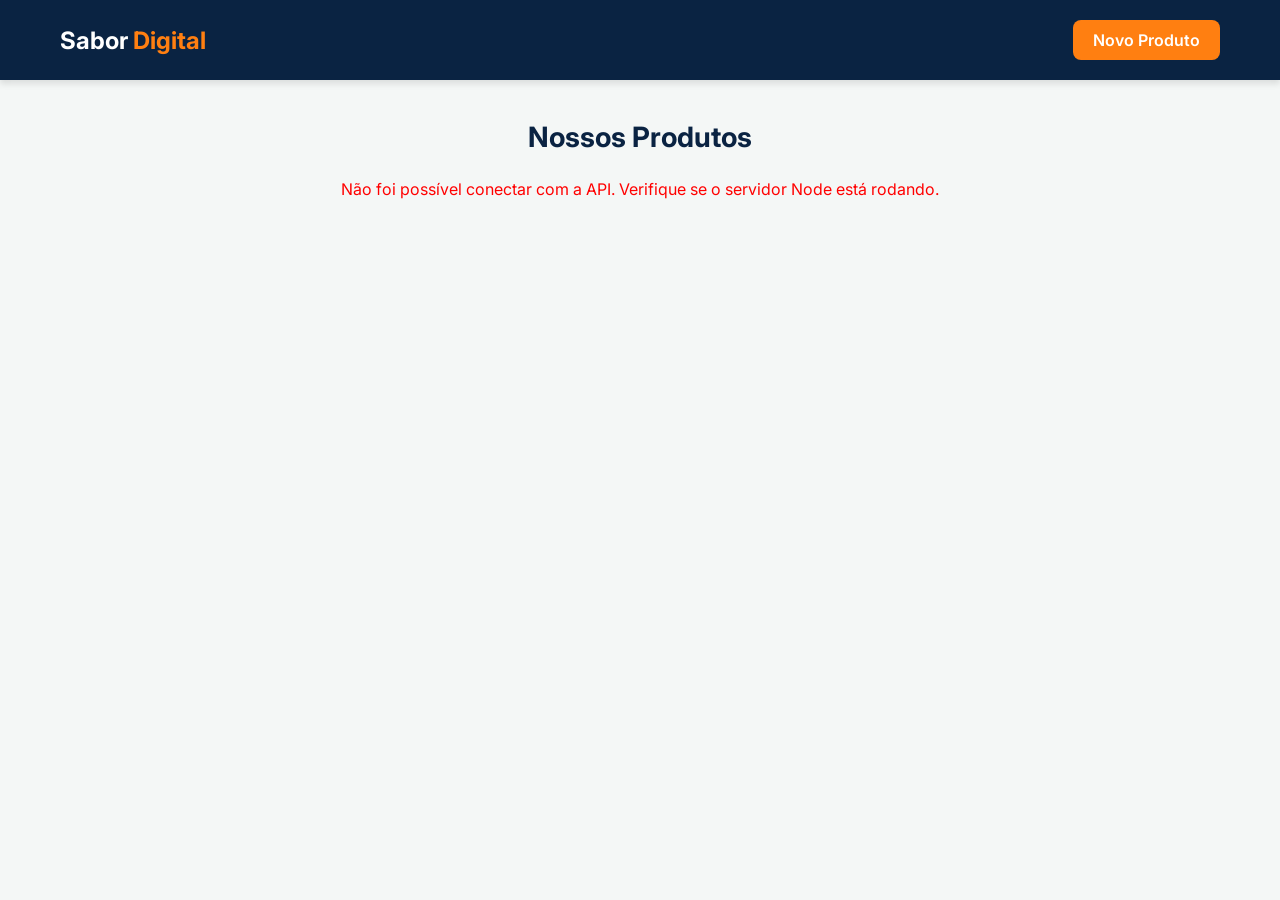
<file: frontend/index.html>
<!DOCTYPE html>
<html lang="pt-BR">
<head>
    <meta charset="UTF-8">
    <!-- Configuração para tornar a tela responsiva em dispositivos móveis -->
    <meta name="viewport" content="width=device-width, initial-scale=1.0">
    <title>Sabor Digital - Administração</title>
    
    <!-- Importação da folha de estilos CSS criada -->
    <link rel="stylesheet" href="style.css">
    
    <!-- Importação da fonte moderna 'Inter' direto do Google Fonts -->
    <link href="https://fonts.googleapis.com/css2?family=Inter:wght@300;400;600;700&display=swap" rel="stylesheet">
</head>
<body>
    <!-- Cabeçalho Principal (Navbar) -->
    <header class="navbar">
        <div class="container">
            <h1>Sabor <span>Digital</span></h1>
            <!-- Botão que abrirá o modal para inserir um novo produto -->
            <button id="btn-novo-produto" class="btn primary">Novo Produto</button>
        </div>
    </header>

    <!-- Conteúdo principal da página -->
    <main class="container">
        <!-- Seção da Grade de Produtos -->
        <section class="products-section">
            <h2>Nossos Produtos</h2>
            
            <!-- Esta 'div' vazia será preenchida pelo JavaScript com os cards que vêm do Banco de Dados -->
            <div id="products-grid" class="grid">
                <!-- Produtos serão renderizados aqui pelo JS -->
            </div>
        </section>
    </main>

    <!-- Modal Form (A Janela Pop-up flutuante) -->
    <!-- Começa com a classe 'hidden' para não aparecer até clicarmos no botão -->
    <div id="modal" class="modal hidden">
        <div class="modal-content">
            <!-- Botão 'X' de fechar a janela -->
            <span class="close-btn">&times;</span>
            
            <!-- Título do Modal que vai mudar para "Editar Produto" dependendo da ação -->
            <h2 id="modal-title">Cadastrar Produto</h2>
            
            <!-- O Formulário de cadastro/edição -->
            <form id="product-form">
                <!-- ID escondido (usado apenas na edição para saber qual produto atualizar) -->
                <input type="hidden" id="produto-id">
                
                <div class="form-group">
                    <label for="nome">Nome</label>
                    <input type="text" id="nome" required>
                </div>
                
                <div class="form-group">
                    <label for="descricao">Descrição</label>
                    <textarea id="descricao" required></textarea>
                </div>
                
                <div class="form-group">
                    <label for="preco">Preço (R$)</label>
                    <!-- Campo numérico com precisão decimal (aceita centavos) -->
                    <input type="number" step="0.01" id="preco" required>
                </div>
                
                <div class="form-group">
                    <label for="categoria">Categoria</label>
                    <input type="text" id="categoria">
                </div>
                
                <div class="form-group">
                    <label for="imagem">Imagem</label>
                    <!-- Campo para fazer upload (accept restringe para mostrar apenas imagens) -->
                    <input type="file" id="imagem" accept="image/jpeg, image/png, image/jpg">
                </div>
                
                <div class="form-group checkbox-group">
                    <input type="checkbox" id="disponivel" checked>
                    <label for="disponivel">Disponível</label>
                </div>
                
                <!-- Botão que aciona o evento 'submit' do formulário -->
                <button type="submit" class="btn secondary">Salvar</button>
            </form>
        </div>
    </div>

    <!-- Importação do arquivo de lógica JavaScript -->
    <!-- O script deve estar no final do body para carregar depois que os elementos HTML existirem -->
    <script src="app.js"></script>
</body>
</html>
</file>
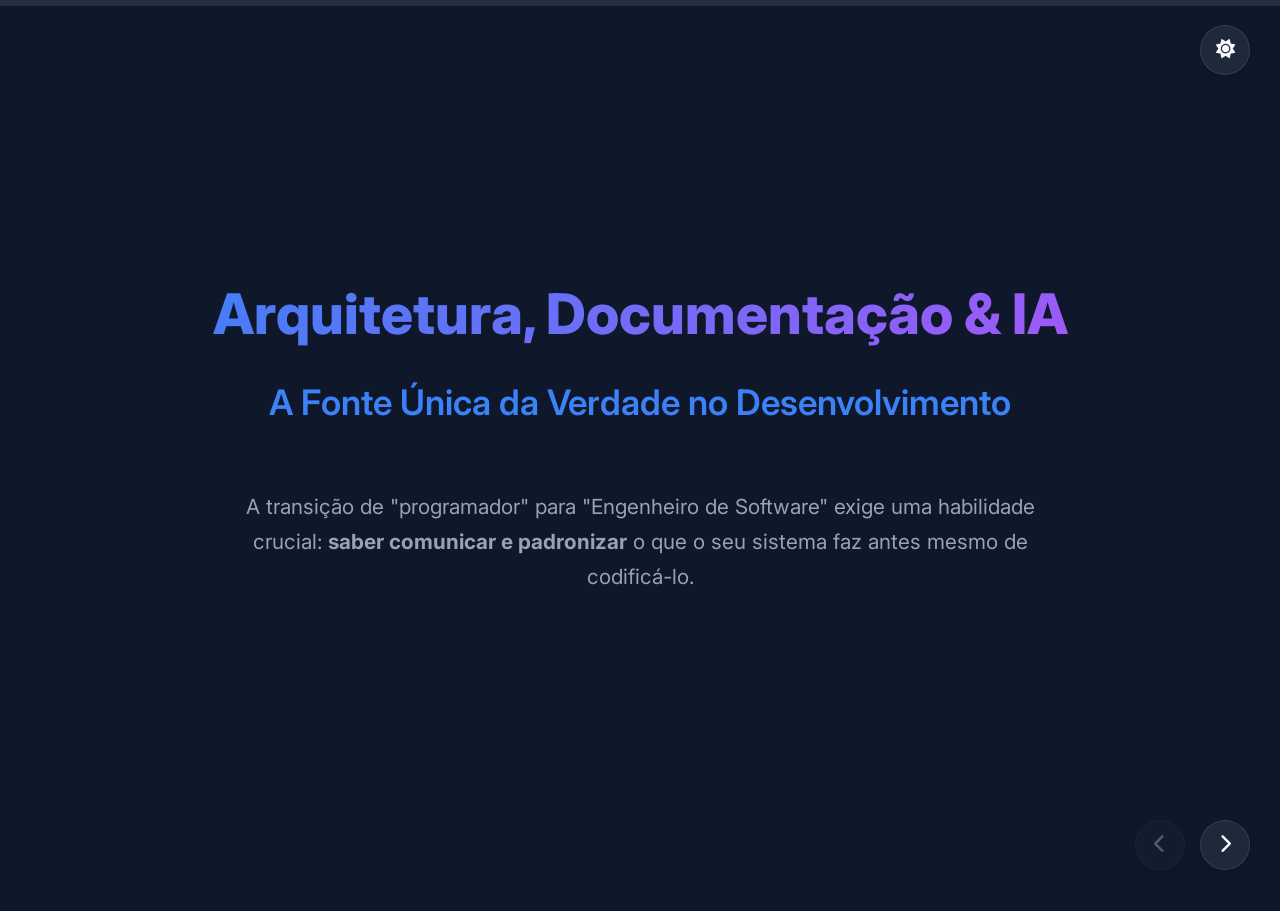
<file: tutoriais/apresentacao_doc.html>
<!doctype html>
<html lang="pt-BR" data-theme="dark">
  <head>
    <meta charset="UTF-8" />
    <meta name="viewport" content="width=device-width, initial-scale=1.0" />
    <title>Masterclass: Documentação de APIs Profissionais e IA</title>
    <link
      href="https://fonts.googleapis.com/css2?family=Inter:wght@300;400;500;600;800&display=swap"
      rel="stylesheet"
    />
    <link
      rel="stylesheet"
      href="https://cdnjs.cloudflare.com/ajax/libs/font-awesome/6.4.0/css/all.min.css"
    />
    <style>
      :root {
        /* Tema Escuro Padrão */
        --bg-main: #0f172a;
        --bg-card: #1e293b;
        --text-main: #f8fafc;
        --text-muted: #94a3b8;
        --accent: #3b82f6;
        --accent-glow: rgba(59, 130, 246, 0.4);
        --success: #10b981;
        --warning: #f59e0b;
        --danger: #ef4444;
        --ai-color: #a855f7;
        --ai-glow: rgba(168, 85, 247, 0.4);
        --code-bg: #334155;
        --border: rgba(255, 255, 255, 0.1);
      }

      [data-theme="light"] {
        /* Tema Claro para Projetor */
        --bg-main: #f8fafc;
        --bg-card: #ffffff;
        --text-main: #0f172a;
        --text-muted: #475569;
        --accent: #2563eb;
        --accent-glow: rgba(37, 99, 235, 0.3);
        --success: #059669;
        --danger: #dc2626;
        --ai-color: #9333ea;
        --ai-glow: rgba(147, 51, 234, 0.3);
        --code-bg: #e2e8f0;
        --border: rgba(0, 0, 0, 0.1);
      }

      * {
        box-sizing: border-box;
        margin: 0;
        padding: 0;
      }

      body {
        font-family: "Inter", sans-serif;
        background-color: var(--bg-main);
        color: var(--text-main);
        overflow: hidden;
        display: flex;
        flex-direction: column;
        height: 100vh;
        transition:
          background-color 0.4s ease,
          color 0.4s ease;
      }

      /* Top Controls (Theme Toggle) */
      .top-controls {
        position: fixed;
        top: 25px;
        right: 30px;
        z-index: 100;
      }

      .btn-theme {
        background: var(--bg-card);
        border: 1px solid var(--border);
        color: var(--text-main);
        width: 50px;
        height: 50px;
        border-radius: 50%;
        cursor: pointer;
        font-size: 1.2rem;
        display: flex;
        align-items: center;
        justify-content: center;
        transition: all 0.3s ease;
        box-shadow: 0 4px 6px rgba(0, 0, 0, 0.1);
      }

      .btn-theme:hover {
        transform: translateY(-2px);
        border-color: var(--accent);
        color: var(--accent);
      }

      /* Nav Controls */
      .controls {
        position: fixed;
        bottom: 30px;
        right: 30px;
        display: flex;
        gap: 15px;
        z-index: 100;
      }

      .btn-nav {
        background: var(--bg-card);
        border: 1px solid var(--border);
        color: var(--text-main);
        width: 50px;
        height: 50px;
        border-radius: 50%;
        cursor: pointer;
        font-size: 1.2rem;
        display: flex;
        align-items: center;
        justify-content: center;
        transition: all 0.3s ease;
        box-shadow: 0 4px 6px rgba(0, 0, 0, 0.1);
      }

      .btn-nav:hover:not(:disabled) {
        background: var(--accent);
        color: #fff;
        box-shadow: 0 0 15px var(--accent-glow);
        transform: translateY(-2px);
        border-color: var(--accent);
      }

      .btn-nav:disabled {
        opacity: 0.3;
        cursor: not-allowed;
      }

      /* Progress Bar */
      .progress-container {
        position: fixed;
        top: 0;
        left: 0;
        width: 100%;
        height: 6px;
        background: var(--border);
        z-index: 1000;
      }

      .progress-bar {
        height: 100%;
        background: var(--accent);
        width: 0%;
        transition: width 0.4s ease;
        box-shadow: 0 0 10px var(--accent-glow);
      }

      /* Slides Container */
      .slides {
        flex: 1;
        position: relative;
        width: 100%;
        height: 100%;
      }

      .slide {
        position: absolute;
        top: 0;
        left: 0;
        width: 100%;
        height: 100%;
        opacity: 0;
        visibility: hidden;
        transition:
          opacity 0.5s ease,
          transform 0.5s ease;
        transform: translateY(20px) scale(0.98);
        display: flex;
        flex-direction: column;
        justify-content: center;
        padding: 5% 10%;
      }

      .slide.active {
        opacity: 1;
        visibility: visible;
        transform: translateY(0) scale(1);
      }

      /* Typography */
      h1 {
        font-size: 3.5rem;
        font-weight: 800;
        margin-bottom: 1.5rem;
        background: linear-gradient(135deg, var(--accent), var(--ai-color));
        -webkit-background-clip: text;
        -webkit-text-fill-color: transparent;
        line-height: 1.2;
        text-align: center;
      }

      h2 {
        font-size: 2.8rem;
        margin-bottom: 2rem;
        color: var(--text-main);
        font-weight: 800;
      }

      .ai-title {
        background: linear-gradient(135deg, var(--ai-color), #ec4899);
        -webkit-background-clip: text;
        -webkit-text-fill-color: transparent;
      }

      p {
        font-size: 1.3rem;
        color: var(--text-muted);
        line-height: 1.7;
        margin-bottom: 1.5rem;
        font-weight: 400;
      }

      /* Formatting */
      code {
        font-family: monospace;
        background-color: var(--code-bg);
        padding: 4px 10px;
        border-radius: 6px;
        font-size: 1.1rem;
        color: var(--accent);
        font-weight: 600;
      }

      ul {
        list-style: none;
        margin-top: 1.5rem;
      }

      li {
        font-size: 1.25rem;
        line-height: 1.6;
        margin-bottom: 1.2rem;
        display: flex;
        align-items: flex-start;
        gap: 20px;
        background: var(--bg-card);
        padding: 20px 25px;
        border-radius: 12px;
        border-left: 5px solid var(--accent);
        border-top: 1px solid var(--border);
        border-right: 1px solid var(--border);
        border-bottom: 1px solid var(--border);
        box-shadow: 0 4px 6px rgba(0, 0, 0, 0.05);
        animation: slideIn 0.5s ease forwards;
        opacity: 0;
        transform: translateX(-20px);
      }

      .slide.active li:nth-child(1) {
        animation-delay: 0.1s;
      }
      .slide.active li:nth-child(2) {
        animation-delay: 0.2s;
      }
      .slide.active li:nth-child(3) {
        animation-delay: 0.3s;
      }
      .slide.active li:nth-child(4) {
        animation-delay: 0.4s;
      }

      @keyframes slideIn {
        to {
          opacity: 1;
          transform: translateX(0);
        }
      }

      li i {
        color: var(--accent);
        font-size: 1.8rem;
        margin-top: 2px;
        width: 30px;
        text-align: center;
      }

      .ai-li {
        border-left-color: var(--ai-color);
      }
      .ai-li i {
        color: var(--ai-color) !important;
      }

      /* Grid System */
      .comparison-grid {
        display: grid;
        grid-template-columns: 1fr 1fr;
        gap: 30px;
        margin-top: 1.5rem;
        align-items: stretch; /* Garante que os cards tenham a mesma altura */
      }

      .card {
        background: var(--bg-card);
        padding: 35px 30px;
        border-radius: 16px;
        border: 1px solid var(--border);
        position: relative;
        overflow: hidden;
        box-shadow: 0 10px 25px rgba(0, 0, 0, 0.05);
        display: flex;
        flex-direction: column;
      }

      .card::before {
        content: "";
        position: absolute;
        top: 0;
        left: 0;
        width: 100%;
        height: 5px;
      }

      .card.bad::before {
        background: var(--danger);
      }
      .card.good::before {
        background: var(--success);
      }
      .card.ai::before {
        background: var(--ai-color);
      }
      .card.accent::before {
        background: var(--accent);
      }

      .card h3 {
        font-size: 1.8rem;
        margin-bottom: 20px;
        color: var(--text-main);
        display: flex;
        align-items: center;
        gap: 12px;
      }

      .card p {
        font-size: 1.15rem;
        margin-bottom: 15px;
        display: flex;
        align-items: flex-start;
        gap: 12px;
      }

      .card i {
        font-size: 1.4rem;
        margin-top: 2px;
      }
    </style>
  </head>
  <body>
    <div class="progress-container">
      <div class="progress-bar" id="progressBar"></div>
    </div>

    <!-- Theme Toggle -->
    <div class="top-controls">
      <button
        class="btn-theme"
        id="btnTheme"
        title="Alternar Tema Claro/Escuro"
      >
        <i class="fa-solid fa-sun" id="themeIcon"></i>
      </button>
    </div>

    <div class="slides">
      <!-- 1. Capa -->
      <div class="slide active">
        <h1>Arquitetura, Documentação & IA</h1>
        <p
          style="
            text-align: center;
            font-size: 2.2rem;
            color: var(--accent);
            font-weight: 600;
          "
        >
          A Fonte Única da Verdade no Desenvolvimento
        </p>
        <p
          style="
            text-align: center;
            margin-top: 2rem;
            max-width: 800px;
            margin-left: auto;
            margin-right: auto;
          "
        >
          A transição de "programador" para "Engenheiro de Software" exige uma
          habilidade crucial: <strong>saber comunicar e padronizar</strong> o
          que o seu sistema faz antes mesmo de codificá-lo.
        </p>
      </div>

      <!-- 2. O Problema -->
      <div class="slide">
        <h2>O "Caos" do Acoplamento</h2>
        <p>
          O que acontece em uma empresa quando o backend constrói uma API sem
          documentação?
        </p>
        <ul>
          <li>
            <i class="fa-solid fa-bug"></i>
            <div>
              <strong>Atrito entre Equipes:</strong>
              O frontend tenta adivinhar os campos (Ex: A chave é
              <code>produtoId</code> ou <code>id_produto</code>? O preço é
              <code>String</code> ou <code>Number</code>?).
            </div>
          </li>
          <li>
            <i class="fa-solid fa-hourglass-half"></i>
            <div>
              <strong>Gargalo de Comunicação:</strong>
              O Frontend fica parado esperando respostas no chat sobre como a
              rota funciona.
            </div>
          </li>
          <li>
            <i class="fa-solid fa-truck-fast"></i>
            <div>
              <strong>Falsa Agilidade:</strong>
              Códigos são lançados rapidamente, mas quebram a aplicação porque
              as regras de negócio existiam apenas "na cabeça do dev".
            </div>
          </li>
        </ul>
      </div>

      <!-- 3. Paradigmas -->
      <div class="slide">
        <h2>A Batalha dos Paradigmas</h2>
        <div class="comparison-grid">
          <div class="card bad">
            <h3>Code-First (O Tradicional)</h3>
            <p>
              <i class="fa-solid fa-code" style="color: var(--danger)"></i> O
              código nasce primeiro.
            </p>
            <p>
              <i
                class="fa-solid fa-file-lines"
                style="color: var(--danger)"
              ></i>
              Depois, documenta-se o que foi feito.
            </p>
            <p
              style="
                margin-top: auto;
                padding-top: 15px;
                border-top: 1px solid var(--border);
              "
            >
              <strong>Problema:</strong> O Frontend fica bloqueado esperando o
              Backend terminar. A documentação vira um fardo e rapidamente fica
              defasada.
            </p>
          </div>
          <div class="card good">
            <h3>API-First (O Enterprise)</h3>
            <p>
              <i
                class="fa-solid fa-handshake"
                style="color: var(--success)"
              ></i>
              O Contrato (Documento) nasce primeiro.
            </p>
            <p>
              <i
                class="fa-solid fa-users-gear"
                style="color: var(--success)"
              ></i>
              Frontend e Backend codam simultaneamente baseados no contrato.
            </p>
            <p
              style="
                margin-top: auto;
                padding-top: 15px;
                border-top: 1px solid var(--border);
              "
            >
              <strong>Vantagem:</strong> A documentação é o centro do projeto.
              Ninguém escreve código sem planejar antes.
            </p>
          </div>
        </div>
      </div>

      <!-- 4. Por que API First é tão bom? -->
      <div class="slide">
        <h2>Os Superpoderes do API-First Profundo</h2>
        <p>
          Por que gigantes como Netflix e Nubank amam ter um contrato forte?
          Porque o documento não serve só para leitura!
        </p>
        <ul>
          <li>
            <i class="fa-solid fa-server"></i>
            <div>
              <strong>Mock Servers Instantâneos:</strong>
              Ferramentas leem o contrato e criam um servidor "falso" na hora. O
              Frontend testa telas perfeitamente sem o Backend ter escrito uma
              linha de NodeJS.
            </div>
          </li>
          <li>
            <i class="fa-solid fa-laptop-code"></i>
            <div>
              <strong>SDK Generation Automático:</strong>
              Ferramentas leem o contrato e geram as funções de requisição
              (Axios, Retrofit, Swift) sozinhas. Máquinas escrevendo código para
              máquinas!
            </div>
          </li>
        </ul>
      </div>

      <!-- 5. Ferramentas (Swagger vs OpenAPI) -->
      <div class="slide">
        <h2>A confusão Clássica: OpenAPI vs Swagger</h2>
        <p>
          Muitos devs acham que são a mesma coisa, mas existe uma diferença
          estrutural enorme:
        </p>
        <div class="comparison-grid">
          <div class="card accent">
            <h3><i class="fa-solid fa-file-contract"></i> OpenAPI (A Regra)</h3>
            <p style="display: block">
              É a <strong>Especificação</strong>. Um padrão global e
              independente de linguagem. É um arquivo textual (<code>YAML</code>
              ou <code>JSON</code>) que dita como sua API deve ser desenhada e
              estruturada.
            </p>
          </div>
          <div class="card good">
            <h3><i class="fa-solid fa-toolbox"></i> Swagger (A Ferramenta)</h3>
            <p style="display: block">
              É o <strong>Software</strong>. Um conjunto de ferramentas (Swagger
              UI, Editor, Codegen) que consome o arquivo OpenAPI e o transforma
              em algo útil, como a tela gráfica no navegador.
            </p>
          </div>
        </div>
      </div>

      <!-- 6. Evolução -->
      <div class="slide">
        <h2>A Evolução: Níveis de Documentação</h2>
        <ul>
          <li>
            <i class="fa-brands fa-markdown"></i>
            <div>
              <strong>Nível 1 (Markdown):</strong> O bom e velho arquivo
              <code>.md</code>. Ótimo para leitura no Github, mas 100% estático.
              Não dá pra testar rotas.
            </div>
          </li>
          <li>
            <i class="fa-solid fa-rocket"></i>
            <div>
              <strong>Nível 2 (Postman Collections):</strong> Excelente para
              devs testarem localmente. Ruim para compartilhar publicamente e
              manter equipes sincronizadas.
            </div>
          </li>
          <li>
            <i class="fa-solid fa-cube"></i>
            <div>
              <strong>Nível 3 (Contratos Dinâmicos):</strong> O padrão ouro da
              engenharia clássica. Um portal interativo dentro do servidor (Ex:
              Swagger UI).
            </div>
          </li>
        </ul>
      </div>

      <!-- 7. O Futuro (IA) -->
      <div class="slide">
        <h2 class="ai-title">
          <i class="fa-solid fa-brain"></i> O Nível 4: Inteligência Artificial
        </h2>
        <p>
          Hoje, IAs (DevAgents, Copilots) revolucionaram o "API-First". A
          documentação tornou-se orgânica e automatizada.
        </p>
        <ul>
          <li class="ai-li">
            <i class="fa-solid fa-bolt"></i>
            <div>
              <strong>Engenharia de Prompt para APIs:</strong>
              O Arquiteto pede: "Gere um contrato OpenAPI para um e-commerce".
              Em 5 segundos, a IA gera o JSON/YAML estruturado perfeito.
            </div>
          </li>
          <li class="ai-li">
            <i class="fa-solid fa-microscope"></i>
            <div>
              <strong>Agentes Validadores:</strong>
              IAs hoje olham para a sua documentação e alertam: "Você esqueceu
              de documentar o erro 404 nesta rota" ou "Esta rota está
              vulnerável".
            </div>
          </li>
        </ul>
      </div>

      <!-- 8. IA na Prática -->
      <div class="slide">
        <h2 class="ai-title">
          <i class="fa-solid fa-robot"></i> IA na Prática: Engenharia Aumentada
        </h2>
        <div class="comparison-grid">
          <div class="card ai">
            <h3>Documentação Reversa</h3>
            <p style="display: block">
              Se o desenvolvedor herda um sistema legado gigantesco sem
              documentação, a IA consegue varrer o repositório inteiro e
              reconstruir o contrato OpenAPI do zero.
            </p>
          </div>
          <div class="card ai">
            <h3>Code Generation Inteligente</h3>
            <p style="display: block">
              Ao aprovar um contrato OpenAPI (API-First), podemos mandar a IA
              escrever a base (boilerplate) do backend conectando as rotas
              automaticamente. O Humano foca só nas regras de negócio.
            </p>
          </div>
        </div>
      </div>

      <!-- 9. Detalhes Sênior -->
      <div class="slide">
        <h2>Documentação Sênior: "Detalhes" que importam</h2>
        <p>
          Se você quer que sua API pareça profissional, documente não apenas o
          que funciona:
        </p>
        <ul>
          <li>
            <i class="fa-solid fa-code-branch"></i>
            <div>
              <strong>Versionamento (v1 vs v2):</strong>
              APIs mudam. Documente a evolução marcando
              <code>deprecated: true</code> para avisar clientes que uma rota
              vai sumir, sem quebrar apps de surpresa.
            </div>
          </li>
          <li>
            <i class="fa-solid fa-triangle-exclamation"></i>
            <div>
              <strong>Tratamento de Erros (RFC 7807):</strong>
              Documente o "Caminho Triste". Devolver erro não basta. Use padrões
              universais (Problem Details) para que o frontend entenda e mostre
              alertas padronizados.
            </div>
          </li>
        </ul>
      </div>

      <!-- 10. Nossa Realidade -->
      <div class="slide">
        <h2>Nossa Solução Híbrida: Swagger-Autogen</h2>
        <p>
          Como resolver o problema de termos nascido Code-First no Sabor
          Digital?
        </p>
        <ul>
          <li>
            <i class="fa-solid fa-cogs"></i>
            <div>
              <strong>swagger-autogen:</strong>
              Um script NodeJS que funciona quase como uma ferramenta
              inteligente, varrendo as rotas, lendo nossos arquivos e cuspindo o
              contrato JSON.
            </div>
          </li>
          <li>
            <i class="fa-solid fa-paintbrush"></i>
            <div>
              <strong>swagger-ui-express:</strong>
              Pega o JSON (OpenAPI) gerado pelo robô e renderiza a interface
              gráfica fantástica.
            </div>
          </li>
          <li>
            <i class="fa-solid fa-lock"></i>
            <div>
              <strong>Segurança Viva:</strong>
              Injeção direta de JWT (Token) no Swagger UI, eliminando o Postman
              da jogada para nossos testes rápidos!
            </div>
          </li>
        </ul>
      </div>

      <!-- 11. Final -->
      <div class="slide">
        <h1 style="text-align: center; margin-top: 10%">Mão na Massa!</h1>
        <p style="text-align: center; font-size: 2rem">
          Vamos abrir o código, rodar a documentação automática e visualizar o
          resultado no navegador.
        </p>
      </div>
    </div>

    <!-- Navegação -->
    <div class="controls">
      <button class="btn-nav" id="btnPrev" disabled>
        <i class="fa-solid fa-chevron-left"></i>
      </button>
      <button class="btn-nav" id="btnNext">
        <i class="fa-solid fa-chevron-right"></i>
      </button>
    </div>

    <script>
      // Tema (Dark/Light)
      const btnTheme = document.getElementById("btnTheme");
      const themeIcon = document.getElementById("themeIcon");
      const html = document.documentElement;

      btnTheme.addEventListener("click", () => {
        const currentTheme = html.getAttribute("data-theme");
        if (currentTheme === "dark") {
          html.setAttribute("data-theme", "light");
          themeIcon.classList.remove("fa-sun");
          themeIcon.classList.add("fa-moon");
        } else {
          html.setAttribute("data-theme", "dark");
          themeIcon.classList.remove("fa-moon");
          themeIcon.classList.add("fa-sun");
        }
      });

      // Slides
      const slides = document.querySelectorAll(".slide");
      const btnPrev = document.getElementById("btnPrev");
      const btnNext = document.getElementById("btnNext");
      const progressBar = document.getElementById("progressBar");

      let currentSlide = 0;

      function updateSlides() {
        slides.forEach((slide, index) => {
          slide.classList.remove("active");
          if (index === currentSlide) {
            slide.classList.add("active");
          }
        });

        btnPrev.disabled = currentSlide === 0;
        btnNext.disabled = currentSlide === slides.length - 1;

        const progress = (currentSlide / (slides.length - 1)) * 100;
        progressBar.style.width = `${progress}%`;
      }

      btnPrev.addEventListener("click", () => {
        if (currentSlide > 0) {
          currentSlide--;
          updateSlides();
        }
      });

      btnNext.addEventListener("click", () => {
        if (currentSlide < slides.length - 1) {
          currentSlide++;
          updateSlides();
        }
      });

      // Navegação por teclado
      document.addEventListener("keydown", (e) => {
        if (e.key === "ArrowRight" || e.key === " ") {
          if (currentSlide < slides.length - 1) {
            currentSlide++;
            updateSlides();
          }
        }
        if (e.key === "ArrowLeft") {
          if (currentSlide > 0) {
            currentSlide--;
            updateSlides();
          }
        }
      });
    </script>
  </body>
</html>
</file>
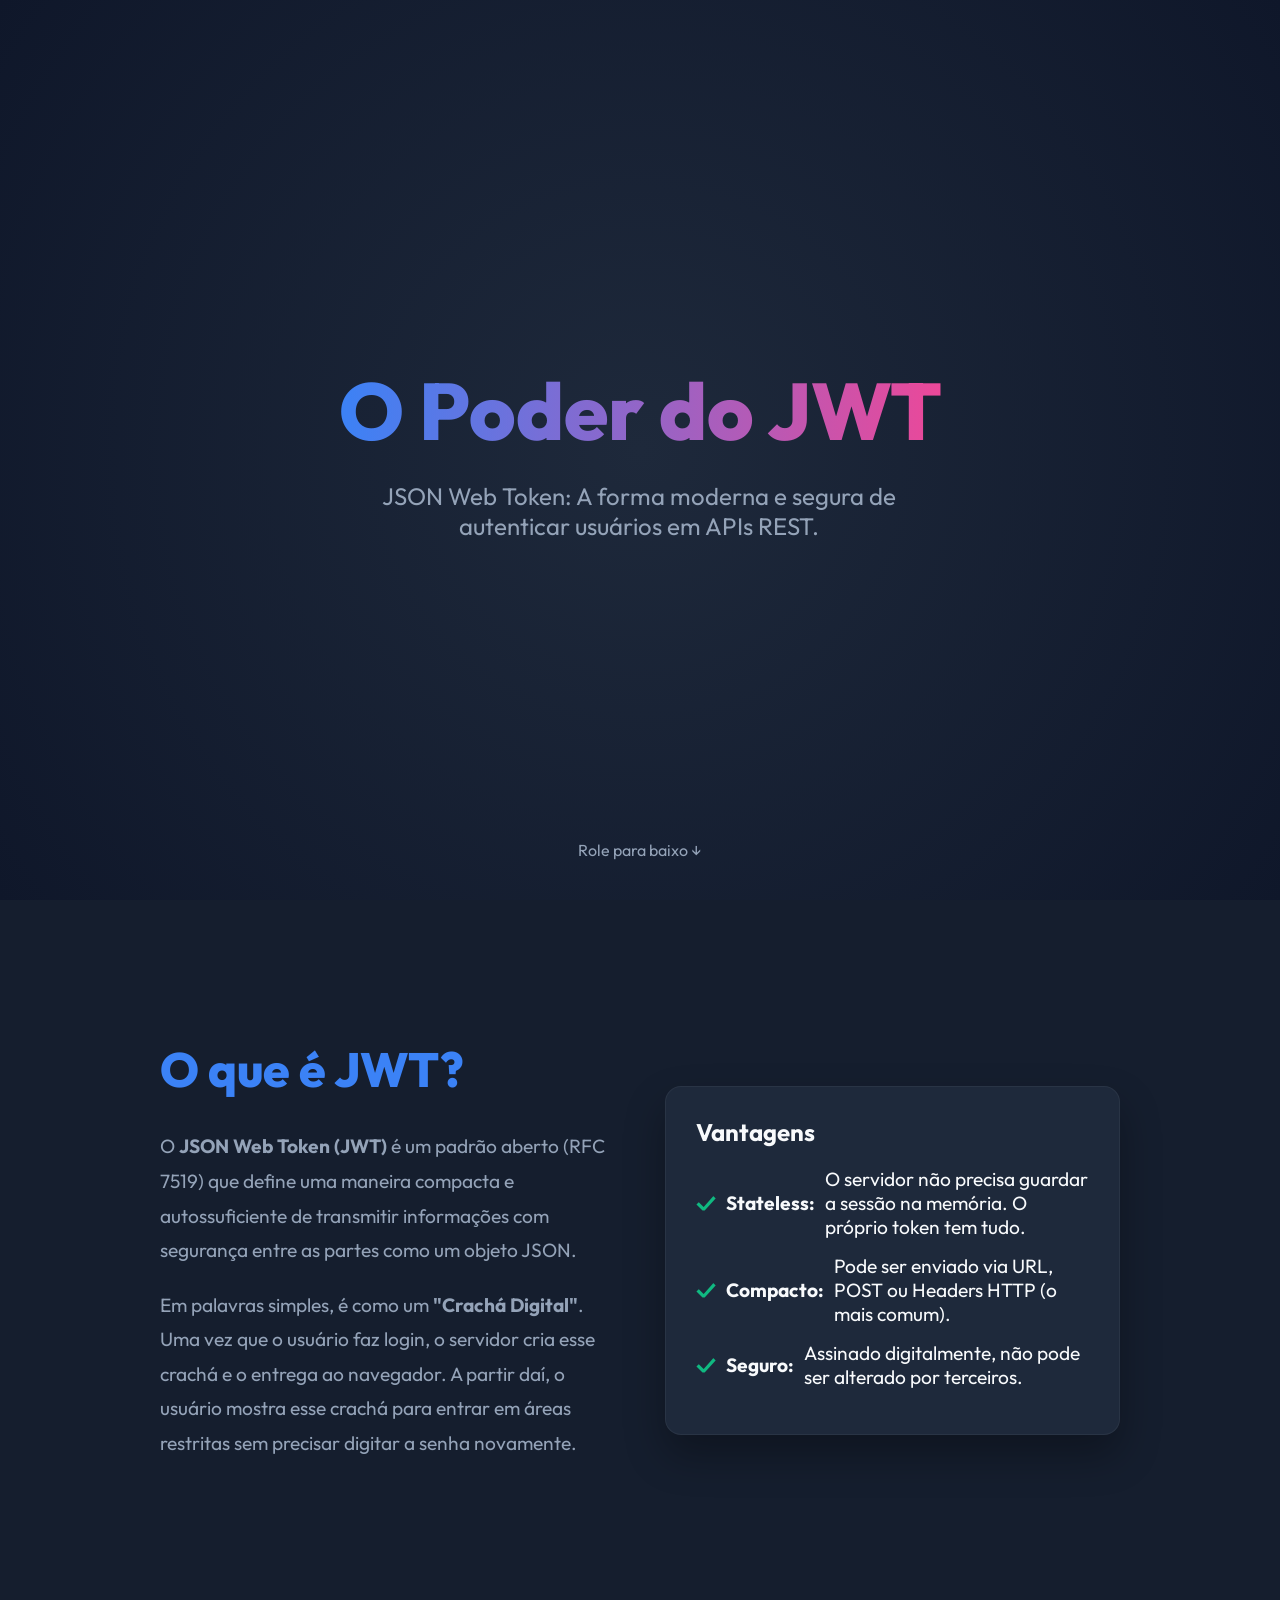
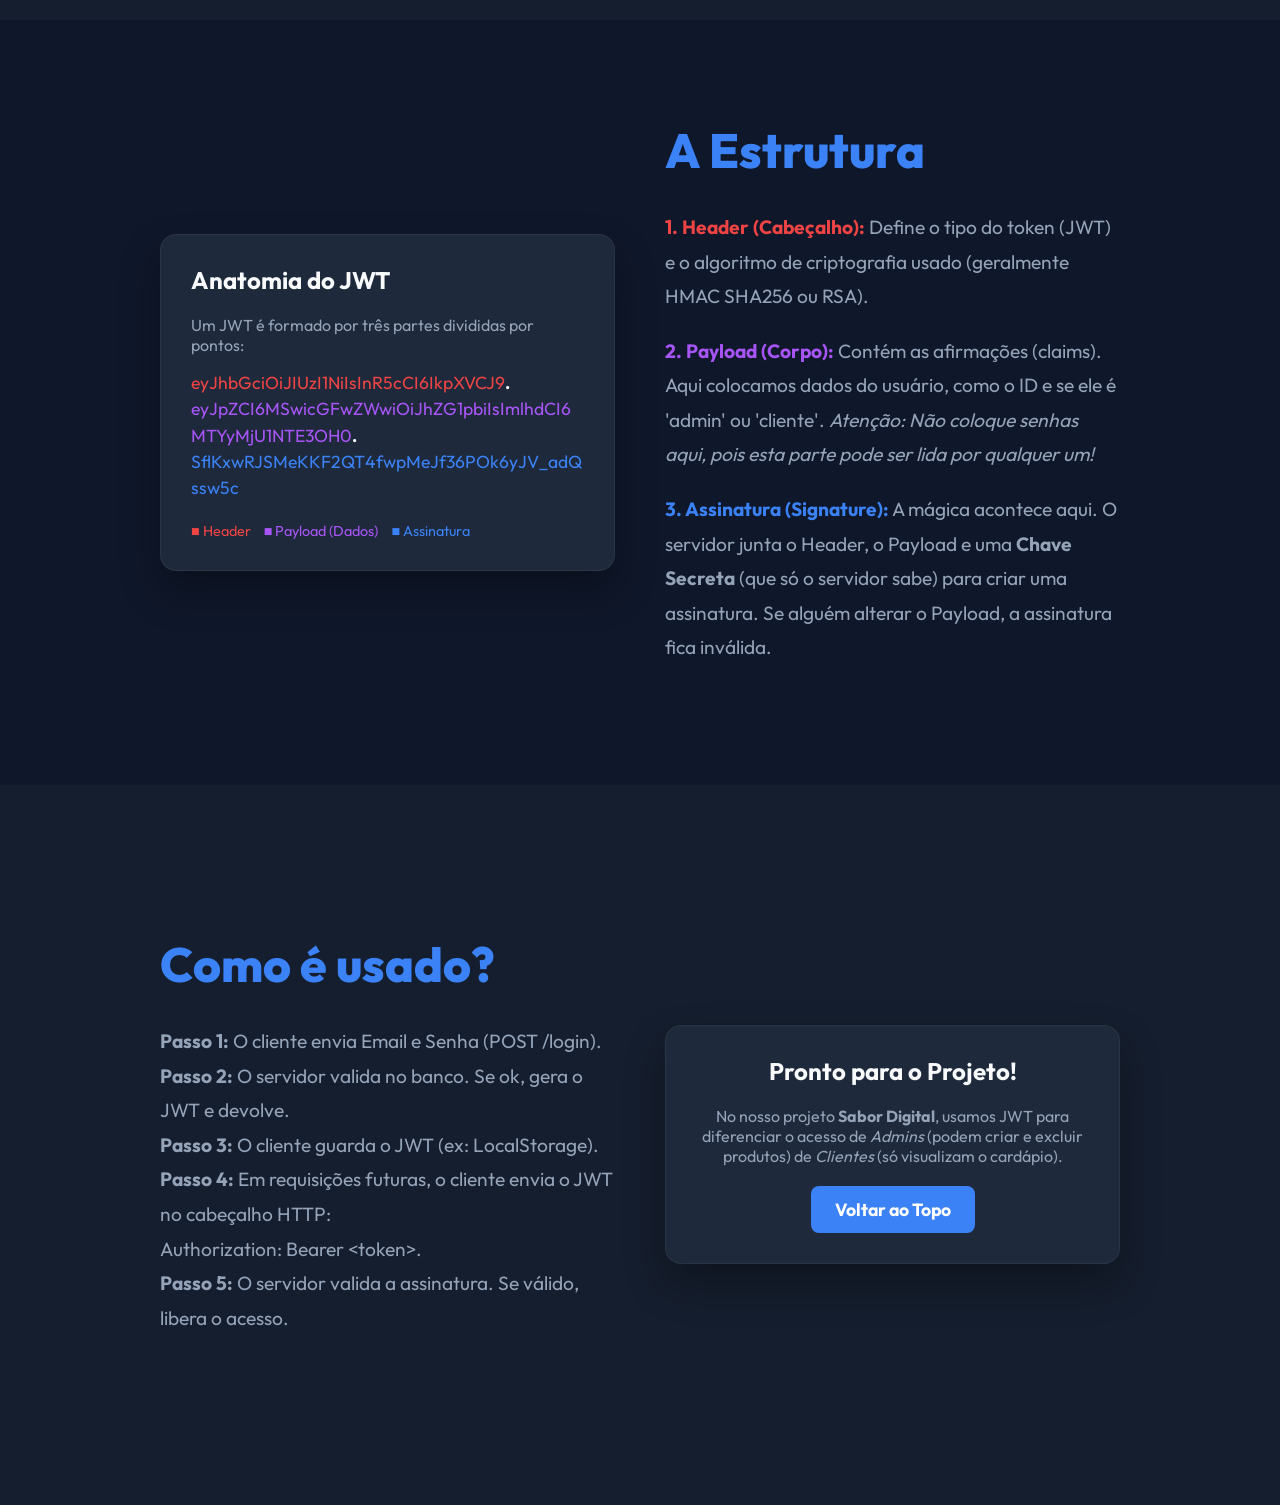
<file: tutoriais/apresentacao_jwt.html>
<!DOCTYPE html>
<html lang="pt-BR">
<head>
    <meta charset="UTF-8">
    <meta name="viewport" content="width=device-width, initial-scale=1.0">
    <title>Entendendo o JWT - JSON Web Token</title>
    <link href="https://fonts.googleapis.com/css2?family=Outfit:wght@300;400;600;800&family=Roboto+Mono&display=swap" rel="stylesheet">
    <style>
        :root {
            --bg-dark: #0f172a;
            --bg-card: #1e293b;
            --text-main: #f8fafc;
            --text-muted: #94a3b8;
            --accent-primary: #3b82f6;
            --accent-secondary: #ec4899;
            --accent-success: #10b981;
        }

        * {
            margin: 0;
            padding: 0;
            box-sizing: border-box;
            font-family: 'Outfit', sans-serif;
        }

        body {
            background-color: var(--bg-dark);
            color: var(--text-main);
            overflow-x: hidden;
            scroll-behavior: smooth;
        }

        .container {
            max-width: 1000px;
            margin: 0 auto;
            padding: 0 20px;
        }

        /* HEADER / CAPA */
        header {
            height: 100vh;
            display: flex;
            flex-direction: column;
            justify-content: center;
            align-items: center;
            text-align: center;
            background: radial-gradient(circle at center, #1e293b 0%, #0f172a 100%);
            position: relative;
        }

        header h1 {
            font-size: 5rem;
            font-weight: 800;
            background: linear-gradient(to right, var(--accent-primary), var(--accent-secondary));
            -webkit-background-clip: text;
            -webkit-text-fill-color: transparent;
            margin-bottom: 20px;
        }

        header p {
            font-size: 1.5rem;
            color: var(--text-muted);
            max-width: 600px;
        }

        .scroll-down {
            position: absolute;
            bottom: 40px;
            font-size: 1rem;
            color: var(--text-muted);
            animation: bounce 2s infinite;
        }

        @keyframes bounce {
            0%, 20%, 50%, 80%, 100% { transform: translateY(0); }
            40% { transform: translateY(-20px); }
            60% { transform: translateY(-10px); }
        }

        /* SEÇÕES (SLIDES) */
        section {
            padding: 100px 0;
            min-height: 80vh;
            display: flex;
            align-items: center;
        }

        section:nth-child(even) {
            background-color: #151e2e;
        }

        .section-content {
            display: grid;
            grid-template-columns: 1fr 1fr;
            gap: 50px;
            align-items: center;
        }

        .section-title {
            font-size: 3rem;
            font-weight: 800;
            margin-bottom: 30px;
            color: var(--accent-primary);
        }

        .section-text {
            font-size: 1.2rem;
            line-height: 1.8;
            color: var(--text-muted);
            margin-bottom: 20px;
        }

        /* CARDS / VISUALIZAÇÕES */
        .visual-card {
            background-color: var(--bg-card);
            padding: 30px;
            border-radius: 16px;
            box-shadow: 0 20px 40px rgba(0,0,0,0.3);
            border: 1px solid rgba(255,255,255,0.05);
            position: relative;
        }

        .visual-card h3 {
            font-size: 1.5rem;
            margin-bottom: 20px;
            color: var(--text-main);
        }

        .jwt-structure {
            font-family: 'Roboto Mono', monospace;
            font-size: 1.1rem;
            word-break: break-all;
            line-height: 1.5;
        }

        .jwt-header { color: #ef4444; }
        .jwt-payload { color: #a855f7; }
        .jwt-signature { color: #3b82f6; }
        
        .jwt-dot { color: var(--text-main); font-weight: bold; }

        .feature-list {
            list-style: none;
        }
        
        .feature-list li {
            margin-bottom: 15px;
            font-size: 1.2rem;
            display: flex;
            align-items: center;
            gap: 10px;
        }

        .feature-list li::before {
            content: '✓';
            color: var(--accent-success);
            font-weight: bold;
            font-size: 1.5rem;
        }

        /* RESPONSIVIDADE */
        @media (max-width: 900px) {
            .section-content {
                grid-template-columns: 1fr;
                text-align: center;
            }
            header h1 { font-size: 3.5rem; }
            .feature-list li { justify-content: center; }
        }
    </style>
</head>
<body>

    <!-- CAPA -->
    <header>
        <div class="container">
            <h1>O Poder do JWT</h1>
            <p>JSON Web Token: A forma moderna e segura de autenticar usuários em APIs REST.</p>
        </div>
        <div class="scroll-down">Role para baixo ↓</div>
    </header>

    <!-- SEÇÃO 1: O QUE É? -->
    <section>
        <div class="container section-content">
            <div>
                <h2 class="section-title">O que é JWT?</h2>
                <p class="section-text">
                    O <strong>JSON Web Token (JWT)</strong> é um padrão aberto (RFC 7519) que define uma maneira compacta e autossuficiente de transmitir informações com segurança entre as partes como um objeto JSON.
                </p>
                <p class="section-text">
                    Em palavras simples, é como um <strong>"Crachá Digital"</strong>. Uma vez que o usuário faz login, o servidor cria esse crachá e o entrega ao navegador. A partir daí, o usuário mostra esse crachá para entrar em áreas restritas sem precisar digitar a senha novamente.
                </p>
            </div>
            <div class="visual-card">
                <h3>Vantagens</h3>
                <ul class="feature-list">
                    <li><strong>Stateless:</strong> O servidor não precisa guardar a sessão na memória. O próprio token tem tudo.</li>
                    <li><strong>Compacto:</strong> Pode ser enviado via URL, POST ou Headers HTTP (o mais comum).</li>
                    <li><strong>Seguro:</strong> Assinado digitalmente, não pode ser alterado por terceiros.</li>
                </ul>
            </div>
        </div>
    </section>

    <!-- SEÇÃO 2: A ESTRUTURA DO TOKEN -->
    <section>
        <div class="container section-content">
            <div class="visual-card">
                <h3>Anatomia do JWT</h3>
                <p style="margin-bottom: 15px; color: var(--text-muted);">Um JWT é formado por três partes divididas por pontos:</p>
                <div class="jwt-structure">
                    <span class="jwt-header">eyJhbGciOiJIUzI1NiIsInR5cCI6IkpXVCJ9</span><span class="jwt-dot">.</span><br>
                    <span class="jwt-payload">eyJpZCI6MSwicGFwZWwiOiJhZG1pbiIsImlhdCI6MTYyMjU1NTE3OH0</span><span class="jwt-dot">.</span><br>
                    <span class="jwt-signature">SflKxwRJSMeKKF2QT4fwpMeJf36POk6yJV_adQssw5c</span>
                </div>
                <div style="margin-top: 20px; font-size: 0.9rem;">
                    <span style="color: #ef4444; margin-right: 10px;">■ Header</span>
                    <span style="color: #a855f7; margin-right: 10px;">■ Payload (Dados)</span>
                    <span style="color: #3b82f6;">■ Assinatura</span>
                </div>
            </div>
            <div>
                <h2 class="section-title">A Estrutura</h2>
                <p class="section-text">
                    <strong style="color: #ef4444;">1. Header (Cabeçalho):</strong> Define o tipo do token (JWT) e o algoritmo de criptografia usado (geralmente HMAC SHA256 ou RSA).
                </p>
                <p class="section-text">
                    <strong style="color: #a855f7;">2. Payload (Corpo):</strong> Contém as afirmações (claims). Aqui colocamos dados do usuário, como o ID e se ele é 'admin' ou 'cliente'. <em>Atenção: Não coloque senhas aqui, pois esta parte pode ser lida por qualquer um!</em>
                </p>
                <p class="section-text">
                    <strong style="color: #3b82f6;">3. Assinatura (Signature):</strong> A mágica acontece aqui. O servidor junta o Header, o Payload e uma <strong>Chave Secreta</strong> (que só o servidor sabe) para criar uma assinatura. Se alguém alterar o Payload, a assinatura fica inválida.
                </p>
            </div>
        </div>
    </section>

    <!-- SEÇÃO 3: COMO É USADO NA PRÁTICA -->
    <section>
        <div class="container section-content">
            <div>
                <h2 class="section-title">Como é usado?</h2>
                <p class="section-text">
                    <strong>Passo 1:</strong> O cliente envia Email e Senha (POST /login).<br>
                    <strong>Passo 2:</strong> O servidor valida no banco. Se ok, gera o JWT e devolve.<br>
                    <strong>Passo 3:</strong> O cliente guarda o JWT (ex: LocalStorage).<br>
                    <strong>Passo 4:</strong> Em requisições futuras, o cliente envia o JWT no cabeçalho HTTP: <br><code>Authorization: Bearer &lt;token&gt;</code>.<br>
                    <strong>Passo 5:</strong> O servidor valida a assinatura. Se válido, libera o acesso.
                </p>
            </div>
            <div class="visual-card" style="text-align: center;">
                <h3>Pronto para o Projeto!</h3>
                <p style="color: var(--text-muted); margin-bottom: 20px;">
                    No nosso projeto <strong>Sabor Digital</strong>, usamos JWT para diferenciar o acesso de <em>Admins</em> (podem criar e excluir produtos) de <em>Clientes</em> (só visualizam o cardápio).
                </p>
                <button onclick="window.scrollTo(0,0)" style="padding: 12px 24px; background: var(--accent-primary); color: white; border: none; border-radius: 8px; cursor: pointer; font-size: 1.1rem; font-weight: bold;">
                    Voltar ao Topo
                </button>
            </div>
        </div>
    </section>

</body>
</html>
</file>
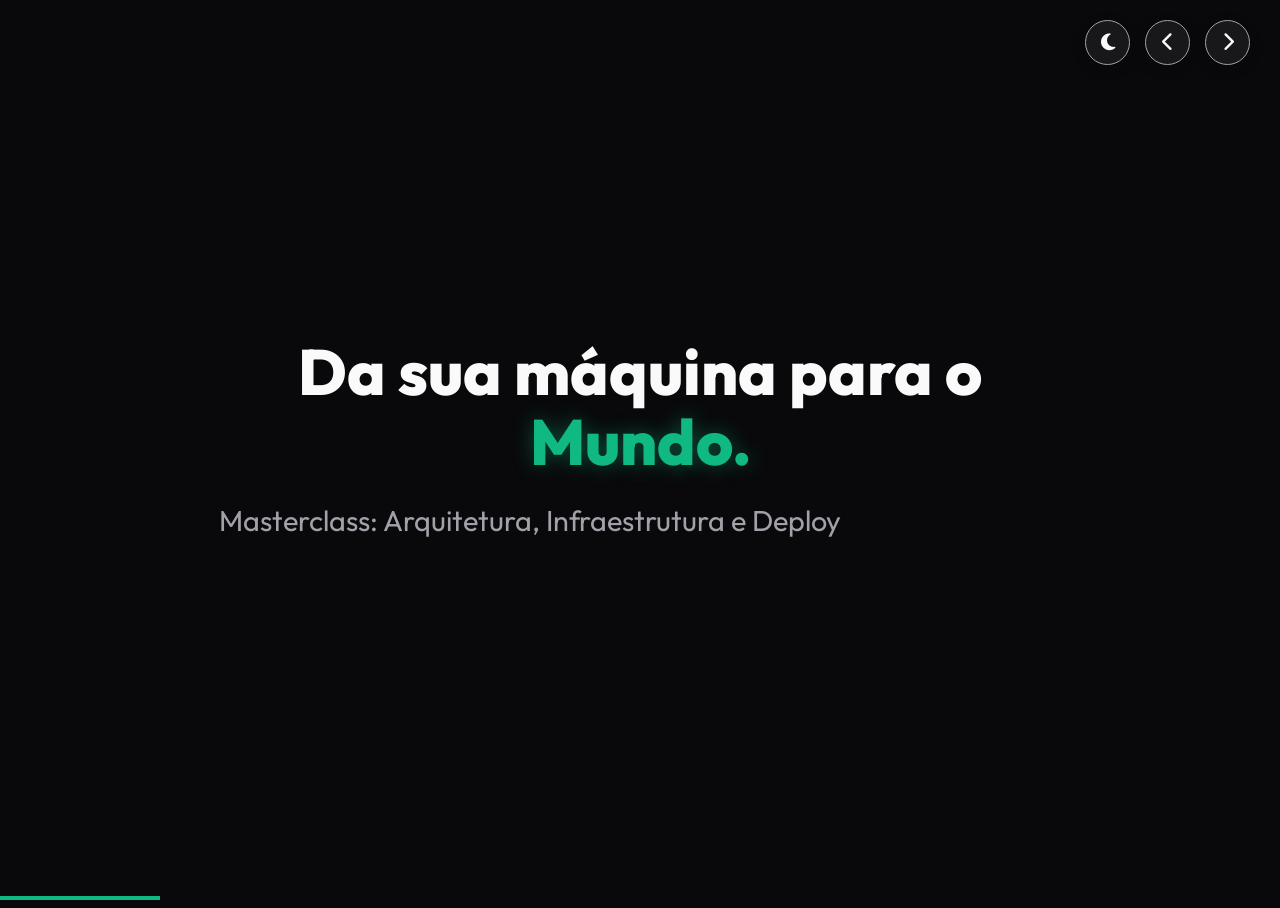
<file: aulas/apresentacoes/apresentacao_deploy.html>
<!doctype html>
<html lang="pt-BR" data-theme="dark">
  <head>
    <meta charset="UTF-8" />
    <meta name="viewport" content="width=device-width, initial-scale=1.0" />
    <title>Masterclass: Deploy e Infraestrutura</title>
    <link
      href="https://fonts.googleapis.com/css2?family=Outfit:wght@300;400;500;700;800&display=swap"
      rel="stylesheet"
    />
    <link
      rel="stylesheet"
      href="https://cdnjs.cloudflare.com/ajax/libs/font-awesome/6.4.0/css/all.min.css"
    />
    <style>
      :root {
        /* Tema Escuro */
        --bg-main: #09090b;
        --bg-card: #18181b;
        --text-main: #fafafa;
        --text-muted: #a1a1aa;
        --accent: #10b981; /* Emerald */
        --accent-glow: rgba(16, 185, 129, 0.4);
        --danger: #ef4444;
        --paas: #3b82f6; /* Blue */
      }

      [data-theme="light"] {
        /* Tema Claro */
        --bg-main: #f8fafc;
        --bg-card: #ffffff;
        --text-main: #0f172a;
        --text-muted: #64748b;
        --accent: #059669;
        --accent-glow: rgba(5, 150, 105, 0.2);
      }

      * {
        box-sizing: border-box;
        margin: 0;
        padding: 0;
        transition:
          background-color 0.4s ease,
          color 0.4s ease;
      }

      body {
        font-family: "Outfit", sans-serif;
        background-color: var(--bg-main);
        color: var(--text-main);
        height: 100vh;
        display: flex;
        flex-direction: column;
        overflow: hidden;
      }

      /* Controles do Professor */
      .controls {
        position: fixed;
        top: 20px;
        right: 30px;
        display: flex;
        gap: 15px;
        z-index: 100;
      }

      .btn-theme,
      .btn-nav {
        background: var(--bg-card);
        border: 1px solid var(--text-muted);
        color: var(--text-main);
        width: 45px;
        height: 45px;
        border-radius: 50%;
        cursor: pointer;
        display: flex;
        align-items: center;
        justify-content: center;
        font-size: 1.2rem;
        box-shadow: 0 4px 15px rgba(0, 0, 0, 0.1);
      }

      .btn-theme:hover,
      .btn-nav:hover {
        border-color: var(--accent);
        color: var(--accent);
      }

      /* Área de Slides */
      .slider-container {
        flex: 1;
        position: relative;
        width: 100%;
        max-width: 1200px;
        margin: 0 auto;
        display: flex;
        align-items: center;
      }

      .slide {
        position: absolute;
        top: 0;
        left: 0;
        width: 100%;
        height: 100%;
        opacity: 0;
        visibility: hidden;
        transform: translateY(30px) scale(0.95);
        transition: all 0.6s cubic-bezier(0.4, 0, 0.2, 1);
        display: flex;
        flex-direction: column;
        justify-content: center;
        padding: 40px;
      }

      .slide.active {
        opacity: 1;
        visibility: visible;
        transform: translateY(0) scale(1);
      }

      /* Tipografia */
      h1 {
        font-size: 4rem;
        font-weight: 800;
        margin-bottom: 20px;
        line-height: 1.1;
      }

      h2 {
        font-size: 3rem;
        margin-bottom: 30px;
        color: var(--accent);
      }

      p {
        font-size: 1.5rem;
        color: var(--text-muted);
        line-height: 1.6;
        margin-bottom: 20px;
        max-width: 900px;
      }

      .highlight {
        color: var(--accent);
        text-shadow: 0 0 20px var(--accent-glow);
      }

      /* Grids e Cards */
      .grid {
        display: grid;
        grid-template-columns: repeat(auto-fit, minmax(300px, 1fr));
        gap: 30px;
        margin-top: 30px;
      }

      .card {
        background: var(--bg-card);
        padding: 30px;
        border-radius: 16px;
        border-left: 4px solid var(--accent);
        box-shadow: 0 10px 30px rgba(0, 0, 0, 0.05);
      }

      .card.paas {
        border-color: var(--paas);
      }
      .card.danger {
        border-color: var(--danger);
      }

      .card h3 {
        font-size: 1.8rem;
        margin-bottom: 15px;
        display: flex;
        align-items: center;
        gap: 10px;
      }

      .card p {
        font-size: 1.2rem;
        margin-bottom: 0;
      }

      /* Etiqueta de Código */
      code {
        background: rgba(128, 128, 128, 0.15);
        padding: 4px 10px;
        border-radius: 6px;
        font-family: monospace;
        color: var(--text-main);
        font-size: 0.9em;
      }

      /* Progresso */
      .progress-bar {
        position: fixed;
        bottom: 0;
        left: 0;
        height: 4px;
        background: var(--accent);
        transition: width 0.3s ease;
      }
    </style>
  </head>
  <body>
    <div class="controls">
      <button
        class="btn-theme"
        onclick="toggleTheme()"
        title="Modo Claro/Escuro"
      >
        <i class="fa-solid fa-moon"></i>
      </button>
      <button
        class="btn-nav"
        onclick="prevSlide()"
        title="Anterior (Seta Esquerda)"
      >
        <i class="fa-solid fa-chevron-left"></i>
      </button>
      <button
        class="btn-nav"
        onclick="nextSlide()"
        title="Próximo (Seta Direita ou Espaço)"
      >
        <i class="fa-solid fa-chevron-right"></i>
      </button>
    </div>

    <div class="slider-container">
      <!-- Slide 1 -->
      <div class="slide active">
        <h1 style="text-align: center">
          Da sua máquina para o <br /><span class="highlight">Mundo.</span>
        </h1>
        <p style="text-align: center; font-size: 1.8rem">
          Masterclass: Arquitetura, Infraestrutura e Deploy
        </p>
      </div>

      <!-- Slide 2 -->
      <div class="slide">
        <h2>O Fim do Localhost</h2>
        <p>
          O maior pecado de um desenvolvedor júnior é dizer:
          <strong>"Na minha máquina funciona"</strong>.
        </p>
        <p>
          Deploy (Implantação) não é apenas copiar arquivos. É garantir que o
          seu sistema sobreviva no ambiente hostil e imprevisível da internet.
        </p>
      </div>

      <!-- Slide 3 -->
      <div class="slide">
        <h2>Os Tipos de Hospedagem</h2>
        <div class="grid">
          <div class="card">
            <h3>IaaS</h3>
            <p>
              <strong>Infrastructure as a Service.</strong> Você aluga a máquina
              vazia. Tem que configurar o Linux, o Firewall e instalar o Node.
              <br /><br /><em>AWS EC2, DigitalOcean.</em>
            </p>
          </div>
          <div class="card paas">
            <h3>PaaS</h3>
            <p>
              <strong>Platform as a Service.</strong> Você apenas envia o
              código. A plataforma cuida de toda a infraestrutura por você.
              <br /><br /><em>Render, Heroku, Railway.</em>
            </p>
          </div>
          <div class="card danger">
            <h3>On-Premise</h3>
            <p>
              Você compra o servidor físico e cuida do hardware. Se faltar luz,
              o sistema cai.
            </p>
          </div>
        </div>
      </div>

      <!-- Slide 4 -->
      <div class="slide">
        <h2>Os 6 Pilares do Deploy (1/2)</h2>
        <div class="grid">
          <div class="card">
            <h3>1. Empacotamento</h3>
            <p>
              Gestão estrita de dependências (lockfiles), variáveis de ambiente
              isoladas (.env) e uso de <strong>Docker</strong>.
            </p>
          </div>
          <div class="card">
            <h3>2. Infraestrutura</h3>
            <p>
              A escolha entre PaaS, IaaS ou Serverless. Em alta escala, uso de
              orquestradores (ex: Kubernetes).
            </p>
          </div>
          <div class="card">
            <h3>3. Banco de Dados</h3>
            <p>
              Bancos na nuvem, rotinas de backup rígidas e execuções
              automatizadas de <strong>Migrations</strong> e Seeders.
            </p>
          </div>
        </div>
      </div>

      <!-- Slide 5 -->
      <div class="slide">
        <h2>Os 6 Pilares do Deploy (2/2)</h2>
        <div class="grid">
          <div class="card">
            <h3>4. Rede & Segurança</h3>
            <p>
              Configuração de Domínio, certificados SSL/TLS (HTTPS) e Load
              Balancers/Proxy Reverso (ex: Nginx).
            </p>
          </div>
          <div class="card paas">
            <h3>5. Automação (CI/CD)</h3>
            <p>
              Pipelines de testes e estratégias de entrega seguras (Blue/Green,
              Canary Releases).
            </p>
          </div>
          <div class="card danger">
            <h3>6. Observabilidade</h3>
            <p>
              Health Checks, APM (monitoramento de performance) e alertas (O
              famoso pager de madrugada).
            </p>
          </div>
        </div>
      </div>

      <!-- Slide 6 -->
      <div class="slide">
        <h2>A Porta Dinâmica</h2>
        <p>
          Em produção, nós não somos donos do servidor. A nuvem decide qual
          porta o Node.js deve usar.
        </p>
        <p>
          Se você colocar `app.listen(3000)`, seu app
          <strong>vai quebrar</strong> na nuvem.
        </p>
        <div class="card" style="margin-top: 20px">
          <p>O jeito Sênior:</p>
          <p><code>const PORT = process.env.PORT || 3000;</code></p>
        </div>
      </div>

      <!-- Slide 7 -->
      <div class="slide">
        <h2>A Arquitetura da Nossa Aula</h2>
        <p>
          Usaremos uma solução híbrida muito requisitada pelo mercado: Nuvem
          distribuída.
        </p>
        <div class="grid">
          <div class="card paas">
            <h3>O Motor (Render)</h3>
            <p>
              Nossa <strong>API Node.js</strong> será hospedada no Render. Ele
              ficará encarregado do CI/CD, SSL e de ler nosso repositório no
              GitHub.
            </p>
          </div>
          <div class="card paas" style="border-color: #f59e0b">
            <h3>O Banco (Aiven)</h3>
            <p>
              Como utilizamos MySQL nativo, nosso
              <strong>Banco de Dados</strong> ficará na nuvem pelo Aiven.io. O
              Render se conectará nele pela internet via `.env`.
            </p>
          </div>
        </div>
      </div>

      <!-- Slide 8 -->
      <div class="slide">
        <h1 style="text-align: center">
          Hora de ir pro
          <span
            class="highlight"
            style="
              color: var(--paas);
              text-shadow: 0 0 20px rgba(59, 130, 246, 0.4);
            "
            >Ar!</span
          >
        </h1>
        <p style="text-align: center">
          Vamos pegar nossa API, colocar no GitHub e configurar nosso serviço no
          Render.
        </p>
      </div>
    </div>

    <div class="progress-bar" id="progress"></div>

    <script>
      // Lógica dos Slides
      let currentSlide = 0;
      const slides = document.querySelectorAll(".slide");
      const progress = document.getElementById("progress");

      function updateSlider() {
        slides.forEach((slide, index) => {
          if (index === currentSlide) {
            slide.classList.add("active");
          } else {
            slide.classList.remove("active");
          }
        });
        progress.style.width = ((currentSlide + 1) / slides.length) * 100 + "%";
      }

      function nextSlide() {
        if (currentSlide < slides.length - 1) {
          currentSlide++;
          updateSlider();
        }
      }

      function prevSlide() {
        if (currentSlide > 0) {
          currentSlide--;
          updateSlider();
        }
      }

      // Navegação por teclado
      document.addEventListener("keydown", (e) => {
        if (e.key === "ArrowRight" || e.key === " ") {
          nextSlide();
        } else if (e.key === "ArrowLeft") {
          prevSlide();
        }
      });

      // Alternar Tema Light/Dark
      function toggleTheme() {
        const html = document.documentElement;
        const btn = document.querySelector(".btn-theme i");

        if (html.getAttribute("data-theme") === "dark") {
          html.setAttribute("data-theme", "light");
          btn.className = "fa-solid fa-sun";
        } else {
          html.setAttribute("data-theme", "dark");
          btn.className = "fa-solid fa-moon";
        }
      }

      // Init progress bar
      updateSlider();
    </script>
  </body>
</html>
</file>
<file: frontend/style.css>
/* 
 * 1. VARIÁVEIS GLOBAIS (:root)
 * Aqui definimos as cores e padrões que reutilizaremos em todo o código.
 * Se precisar mudar o tom de azul da marca, você só muda aqui e afetará o site todo.
 */
:root {
    --primary-blue: #0A2342;     /* Azul Escuro Principal */
    --secondary-blue: #173b6c;   /* Azul Escuro Secundário (para hover) */
    --accent-orange: #FF7F11;    /* Laranja Vivo (Botões de destaque) */
    --accent-orange-hover: #e06c0b; /* Laranja para o efeito ao passar o mouse */
    --bg-light: #F4F7F6;         /* Cor de fundo cinza bem claro */
    --card-bg: #FFFFFF;          /* Fundo branco dos cartões */
    --text-main: #333333;        /* Cor do texto principal (quase preto) */
    --text-muted: #666666;       /* Cor de texto secundária (cinza) */
    --transition: 0.3s ease;     /* Padrão para animações suaves de transição */
}

/* Reset Básico: Tira margens padrões do navegador para que os estilos não quebrem */
* {
    margin: 0;
    padding: 0;
    box-sizing: border-box; /* O padding/border não aumenta a largura da caixa */
    font-family: 'Inter', sans-serif;
}

body {
    background-color: var(--bg-light);
    color: var(--text-main);
}

/* Define a largura máxima do layout (Centraliza a página em telas grandes) */
.container {
    max-width: 1200px;
    margin: 0 auto;
    padding: 0 20px;
}

/* =========================================
   2. CABEÇALHO (NAVBAR)
   ========================================= */
.navbar {
    background-color: var(--primary-blue);
    padding: 20px 0;
    box-shadow: 0 4px 6px rgba(0, 0, 0, 0.1); /* Sombra suave para dar sensação de altura */
}

.navbar .container {
    display: flex;
    justify-content: space-between; /* Espalha a logo de um lado e o botão pro outro */
    align-items: center;
}

.navbar h1 {
    color: #FFF;
    font-size: 24px;
}

/* Palavra 'Digital' colorida de Laranja */
.navbar h1 span {
    color: var(--accent-orange);
}

/* =========================================
   3. BOTÕES (Design System)
   ========================================= */
.btn {
    padding: 10px 20px;
    border: none;
    border-radius: 8px; /* Cantos arredondados */
    font-size: 16px;
    font-weight: 600;
    cursor: pointer;
    transition: var(--transition); /* Usa aquela regra padrão de 0.3segundos para tudo */
}

/* Botão principal em laranja */
.btn.primary {
    background-color: var(--accent-orange);
    color: #FFF;
}

/* Ao passar o mouse: afunda levemente a cor e sobe (translada 2px) o botão */
.btn.primary:hover {
    background-color: var(--accent-orange-hover);
    transform: translateY(-2px);
}

/* Botão Secundário em Azul escuro */
.btn.secondary {
    background-color: var(--primary-blue);
    color: #FFF;
    width: 100%;
    margin-top: 10px;
}
.btn.secondary:hover {
    background-color: var(--secondary-blue);
}

/* Botões menores nos cartões (Ações) */
.btn.danger {
    background-color: #e74c3c; /* Vermelho padrão para perigo */
    color: #FFF;
    padding: 8px 12px;
    font-size: 14px;
}
.btn.danger:hover {
    background-color: #c0392b;
}

.btn.edit {
    background-color: #3498db; /* Azul claro padrão de edição */
    color: #FFF;
    padding: 8px 12px;
    font-size: 14px;
}
.btn.edit:hover {
    background-color: #2980b9;
}

/* =========================================
   4. SISTEMA DE GRADE (Grid)
   ========================================= */
.products-section {
    padding: 40px 0;
}

.products-section h2 {
    color: var(--primary-blue);
    margin-bottom: 25px;
    font-size: 28px;
    text-align: center;
}

/* CSS Grid cria a grade com as três colunas iguais */
.grid {
    display: grid;
    grid-template-columns: repeat(3, 1fr); /* 3 colunas de 1 fração cada */
    gap: 30px; /* Espaçamento entre os produtos */
}

/* RESPONSIVIDADE: Em tablets (até 900px), a grade vira 2 colunas */
@media (max-width: 900px) {
    .grid { grid-template-columns: repeat(2, 1fr); }
}

/* RESPONSIVIDADE: Em celulares (até 600px), a grade vira 1 coluna de ponta a ponta */
@media (max-width: 600px) {
    .grid { grid-template-columns: 1fr; }
}

/* =========================================
   5. CARTÃO DO PRODUTO (Card)
   ========================================= */
.card {
    background-color: var(--card-bg);
    border-radius: 12px;
    overflow: hidden; /* Corta a imagem se ela tentar sair do arredondamento */
    box-shadow: 0 10px 20px rgba(0,0,0,0.05); /* Sombreamento moderno e difuso */
    transition: var(--transition);
    display: flex;
    flex-direction: column; /* Coloca Imagem, Título e Preço um debaixo do outro */
}

/* Efeito Flutuante: Sobe 5px a caixa quando passa o mouse */
.card:hover {
    transform: translateY(-5px);
    box-shadow: 0 15px 25px rgba(0,0,0,0.1);
}

.card-img-container {
    width: 100%;
    height: 200px;
    background-color: #eaeaea; /* Fundo cinza para caso a imagem não carregue */
    overflow: hidden;
}

.card-img-container img {
    width: 100%;
    height: 100%;
    object-fit: cover; /* Faz a foto "preencher" todo o retângulo sem esmagar as proporções */
    transition: transform var(--transition);
}

/* Efeito de zoom da imagem dentro do cartao no hover */
.card:hover .card-img-container img {
    transform: scale(1.05); 
}

.card-img-placeholder {
    width: 100%;
    height: 100%;
    display: flex;
    align-items: center;
    justify-content: center;
    color: var(--text-muted);
    font-size: 14px;
}

.card-content {
    padding: 20px;
    flex-grow: 1; /* Estica a área do texto para jogar os botões para o chão da caixa */
    display: flex;
    flex-direction: column;
}

.card-title {
    font-size: 18px;
    font-weight: 700;
    color: var(--primary-blue);
    margin-bottom: 10px;
}

.card-desc {
    font-size: 14px;
    color: var(--text-muted);
    margin-bottom: 15px;
    flex-grow: 1; /* Empurra o preço lá pra baixo caso as descrições tenham tamanhos desiguais */
}

.card-price {
    font-size: 22px;
    font-weight: 700;
    color: var(--accent-orange);
    margin-bottom: 15px;
}

.card-actions {
    display: flex;
    gap: 10px;
}

/* =========================================
   6. JANELA MODAL (Pop-up do Formulário)
   ========================================= */
.modal {
    position: fixed; /* Fica travada na tela mesmo se der scroll */
    top: 0;
    left: 0;
    width: 100%;
    height: 100%;
    background-color: rgba(10, 35, 66, 0.7); /* Fundo da tela em azul escuro transparente */
    display: flex;
    align-items: center; /* Centraliza a caixinha horizontal e verticalmente */
    justify-content: center;
    z-index: 1000; /* Fica na frente de absolutamente tudo na página */
    opacity: 1;
    transition: opacity var(--transition);
}

/* O JavaScript aplica essa classe para esconder o Modal */
.modal.hidden {
    opacity: 0;
    pointer-events: none; /* Desabilita cliques na tela escondida */
}

.modal-content {
    background-color: var(--card-bg);
    padding: 30px;
    border-radius: 12px;
    width: 100%;
    max-width: 500px;
    position: relative;
    transform: translateY(0);
    transition: transform var(--transition);
}

/* Animação que faz a janela do modal parecer subir e desaparecer */
.modal.hidden .modal-content {
    transform: translateY(-20px);
}

.close-btn {
    position: absolute;
    top: 15px;
    right: 20px;
    font-size: 24px;
    cursor: pointer;
    color: var(--text-muted);
}
.close-btn:hover {
    color: #e74c3c;
}

.modal-content h2 {
    color: var(--primary-blue);
    margin-bottom: 20px;
}

/* =========================================
   7. ESTILOS DO FORMULÁRIO (Inputs)
   ========================================= */
.form-group {
    margin-bottom: 15px;
}

.form-group label {
    display: block;
    margin-bottom: 5px;
    font-weight: 600;
    color: var(--primary-blue);
    font-size: 14px;
}

.form-group input[type="text"],
.form-group input[type="number"],
.form-group textarea,
.form-group input[type="file"] {
    width: 100%;
    padding: 10px;
    border: 1px solid #ccc;
    border-radius: 6px;
    outline: none;
    transition: border var(--transition);
    font-size: 14px;
}

/* Ao clicar para digitar (Focus), pinta as bordas de laranja */
.form-group input:focus,
.form-group textarea:focus {
    border-color: var(--accent-orange);
}

.form-group textarea {
    resize: vertical; /* Permite puxar a caixa apenas pra cima e pra baixo */
    min-height: 80px;
}

.checkbox-group {
    display: flex;
    align-items: center;
    gap: 8px;
}
.checkbox-group label {
    margin-bottom: 0;
}
</file>
